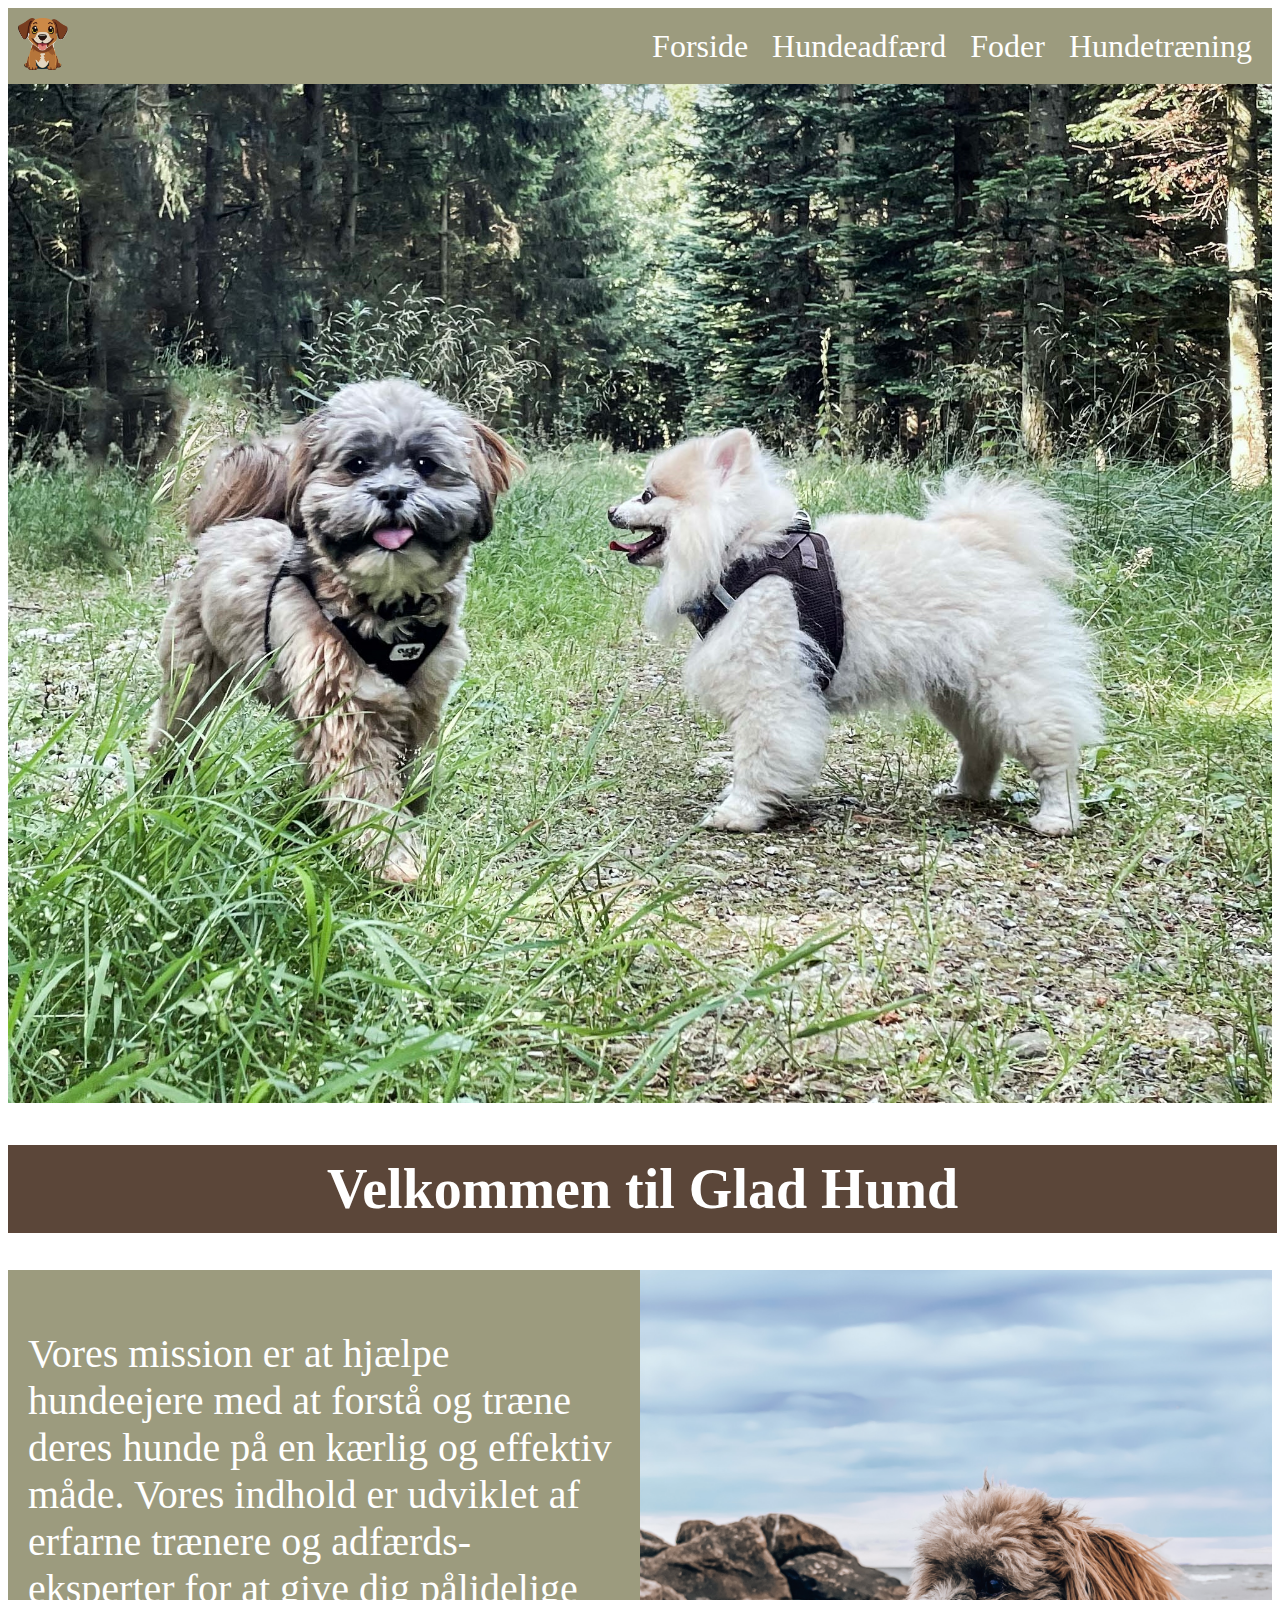
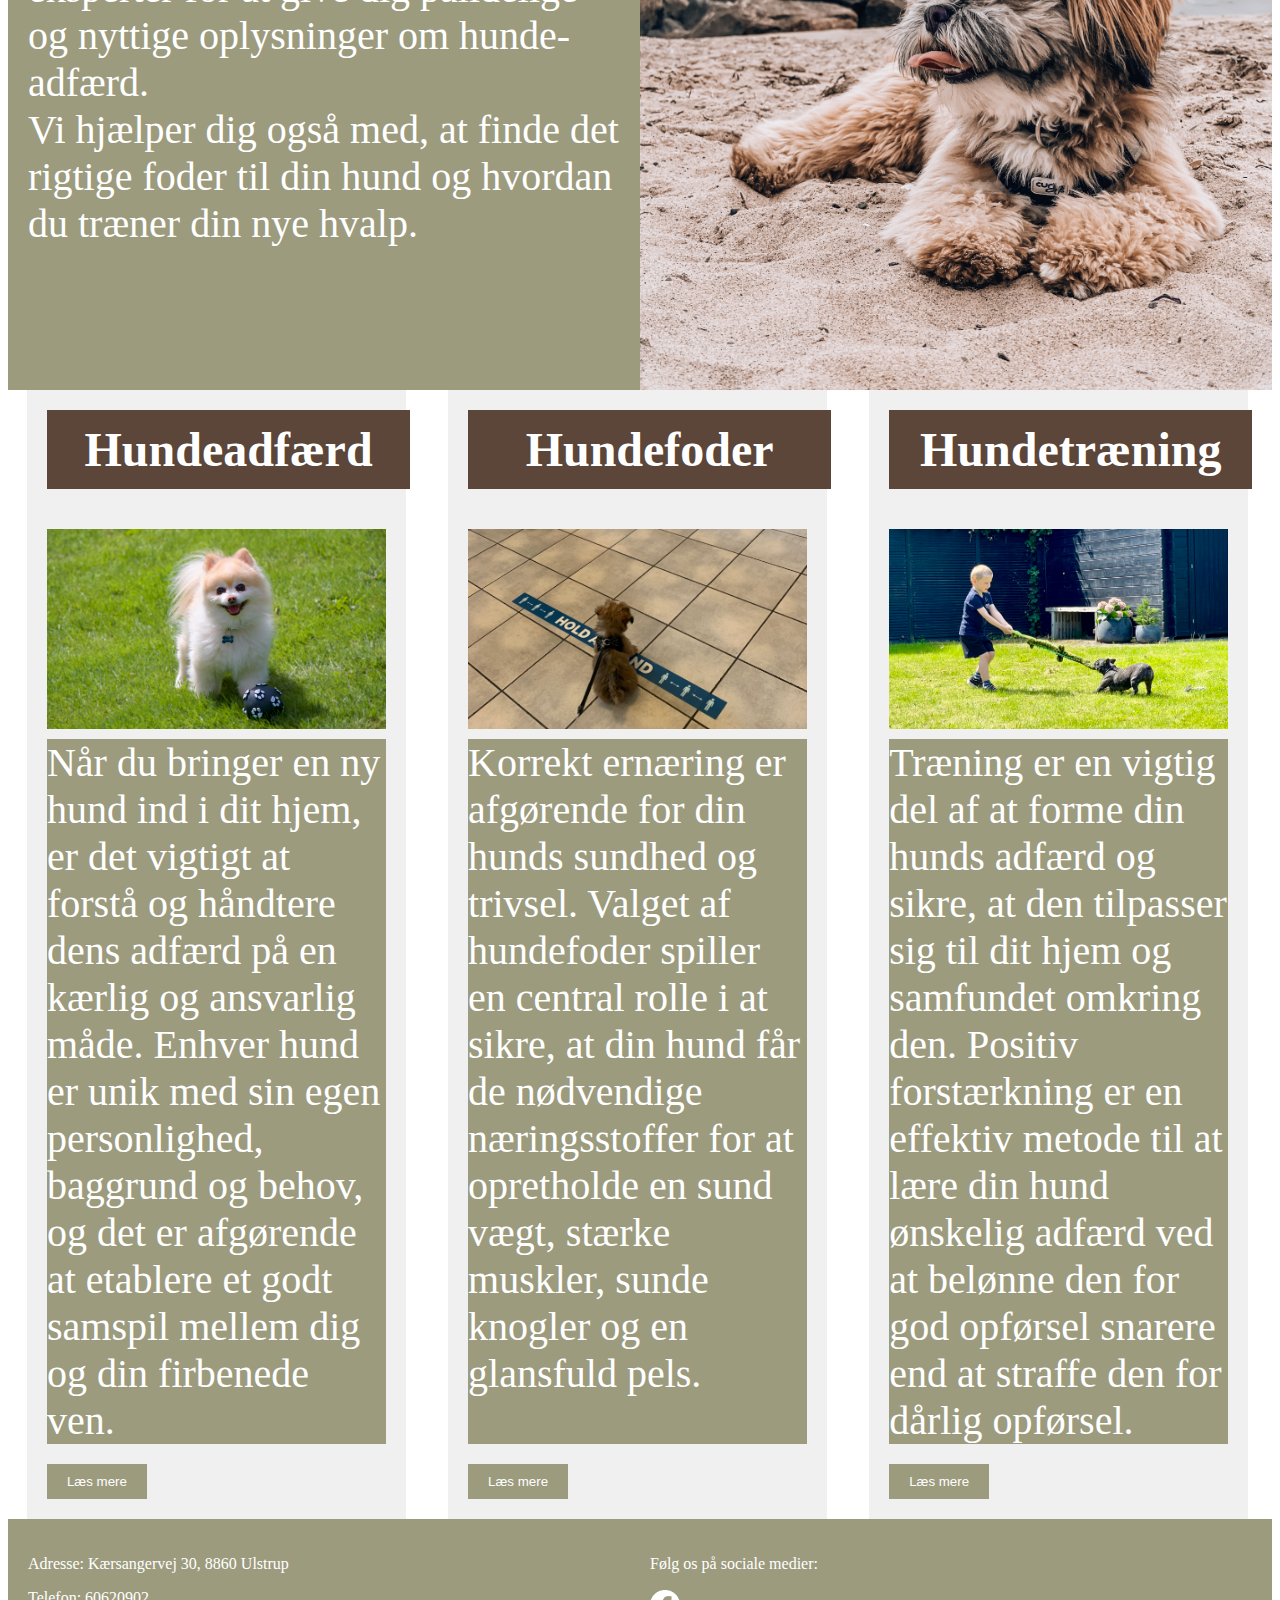
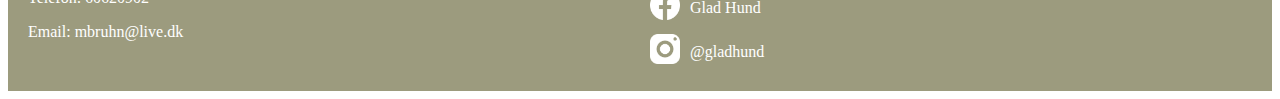
<file: index.html>
<!DOCTYPE html>
<html lang="da">
<head>
    <meta charset="UTF-8">
    <meta name="viewport" content="width=device-width, initial-scale=1.0">
    <title>Glad Hund</title>
    <link rel="stylesheet" href="stylesheet.css">
</head>
<body>

<!--Header og navigation-->
<header>
    <nav class="navbar">
        <div class="logo">
            <img src="img/gladhundlogo.png" alt="Logo">
        </div>
        <ul class="nav-links">
            <li><a href="index.html">Forside</a></li>
            <li><a href="hundeadfærd.html">Hundeadfærd</a></li>
            <li><a href="foder.html">Foder</a></li>
            <li><a href="hundetræning.html">Hundetræning</a></li>
        </ul>
    </nav>
</header>

<div class="img1">
    <img src="img/nogb.jpg" alt="2 sma hunde i en skov">
</div>


<h1>Velkommen til Glad Hund</h1>

<div class="container">
    <div class="green-box">
        <p>Vores mission er at hjælpe 
            hundeejere med at forstå og 
            træne deres hunde på en kærlig 
            og effektiv måde. Vores indhold er udviklet af 
            erfarne trænere og adfærds-
            eksperter for at give dig pålidelige og 
            nyttige oplysninger om hunde-
            adfærd. <br>Vi hjælper dig også med, at finde
            det rigtige foder til din hund
            og hvordan du træner din nye
            hvalp.</p>
    </div>
    <div class="nelliestrand">
        <img src="img/nelliestrand.jpg" alt="to sma hunde i en skov">
    </div>
</div>

<div class="box">
    <h2>Hundeadfærd</h2>
    <img src="img/bouckiegræs.jpg" alt="en lille hund på en græsplæne">
    <p>Når du bringer en ny hund ind i dit hjem, er det vigtigt at forstå og håndtere dens adfærd på en kærlig og ansvarlig måde. Enhver hund er unik med sin egen personlighed, baggrund og behov, og det er afgørende at etablere et godt samspil mellem dig og din firbenede ven.</p>
    <button>Læs mere</button>
</div>

<div class="box">
    <h2>Hundefoder</h2>
    <img src="img/nelliegulv.jpeg" alt="en lille hund på et gulv">
    <p>Korrekt ernæring er afgørende for din hunds sundhed og trivsel. Valget af hundefoder spiller en central rolle i at sikre, at din hund får de nødvendige næringsstoffer for at opretholde en sund vægt, stærke muskler, sunde knogler og en glansfuld pels.
    <br></br>
    </p>
    <button>Læs mere</button>
</div>

<div class="box">
    <h2>Hundetræning</h2>
    <img src="img/chili.jpeg" alt="barn og hund leger på græsplæne">
    <p>Træning er en vigtig del af at forme din hunds adfærd og sikre, at den tilpasser sig til dit hjem og samfundet omkring den. Positiv forstærkning er en effektiv metode til at lære din hund ønskelig adfærd ved at belønne den for god opførsel snarere end at straffe den for dårlig opførsel. </p>
    <button>Læs mere</button>
</div>

<footer class="footer">
    <div class="contact-info">
        <p>Adresse: Kærsangervej 30, 8860 Ulstrup</p>
        <p>Telefon: 60620902</p>
        <p>Email: mbruhn@live.dk</p>
    </div>
    <div class="social-media">
        <p>Følg os på sociale medier:</p>
        <div class="social-icon">
            <img src="img/face.png" alt="facebook icon">
            <p>Glad Hund</p>
        </div>
        <div class="social-icon">
            <img src="img/insta.png" alt="instagram icon">
            <p>@gladhund</p>
        </div>
    </div>
</footer>

</body>
</html>
</file>
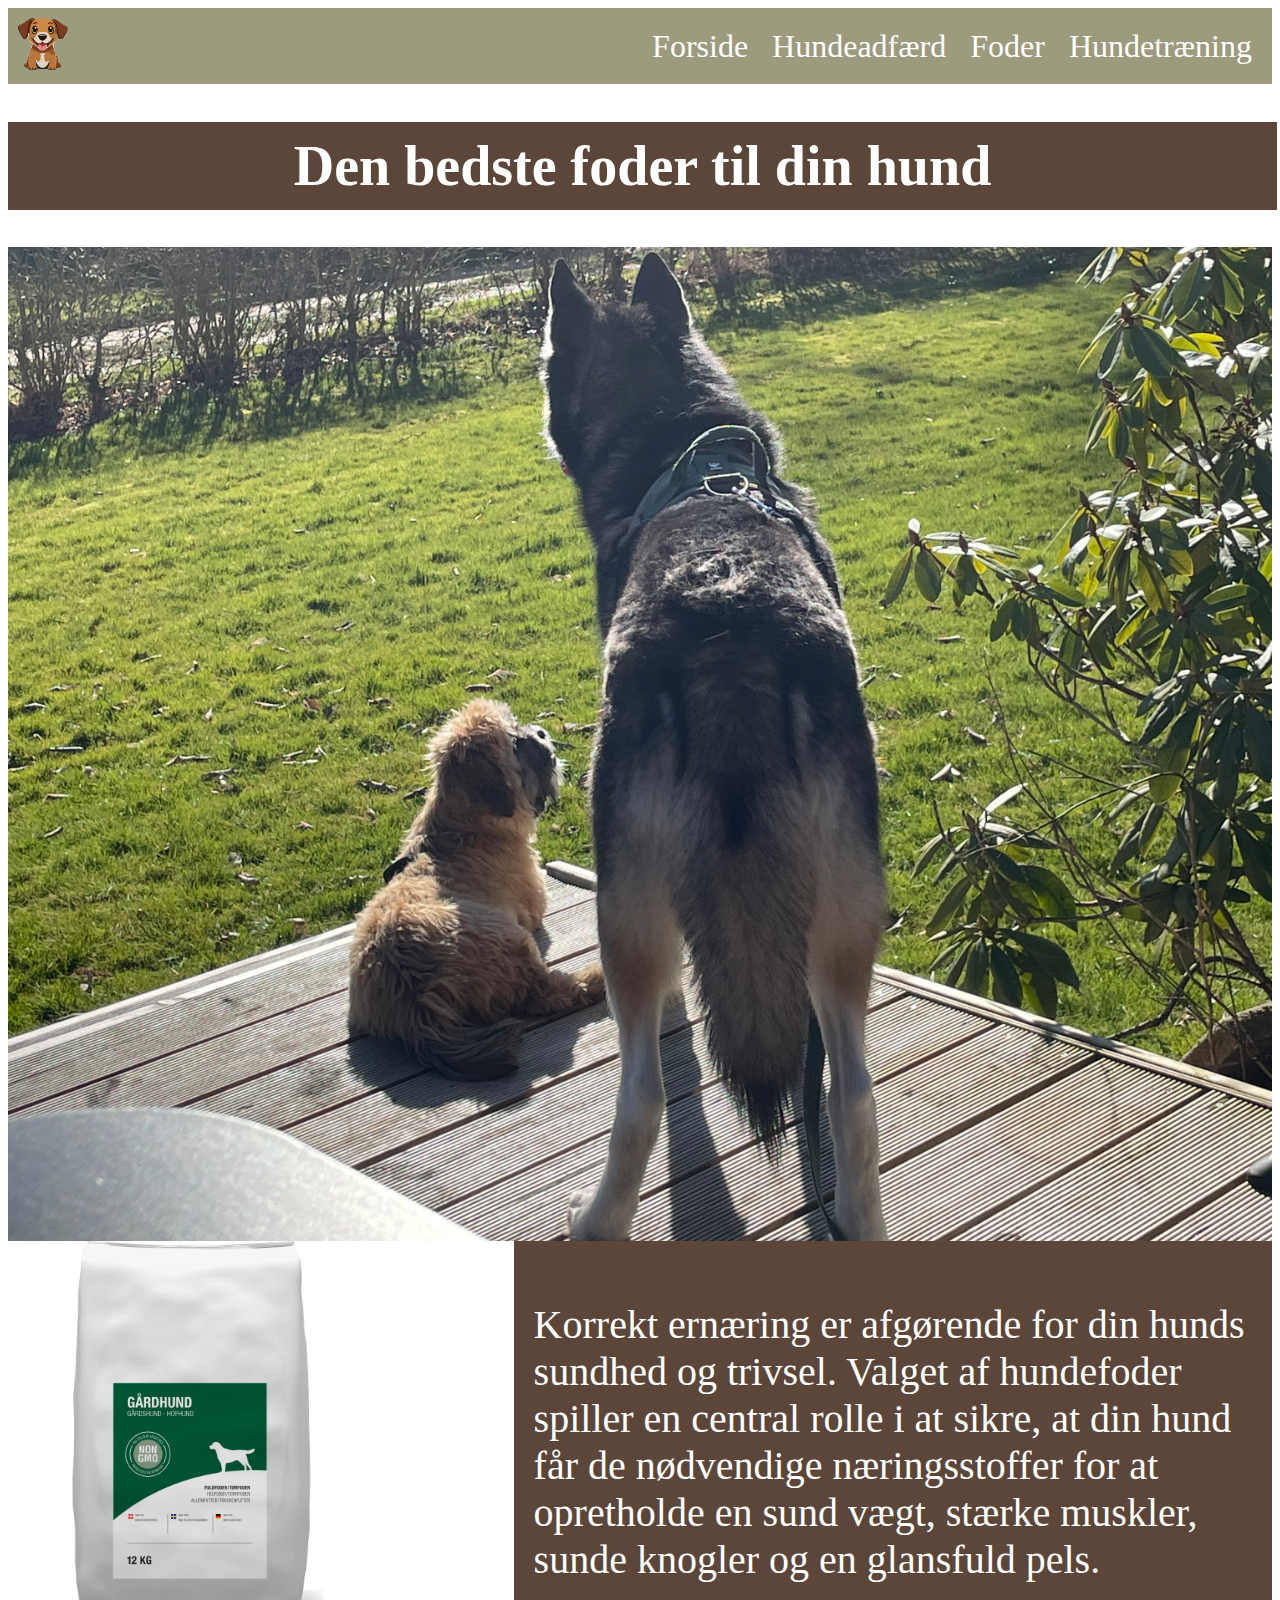
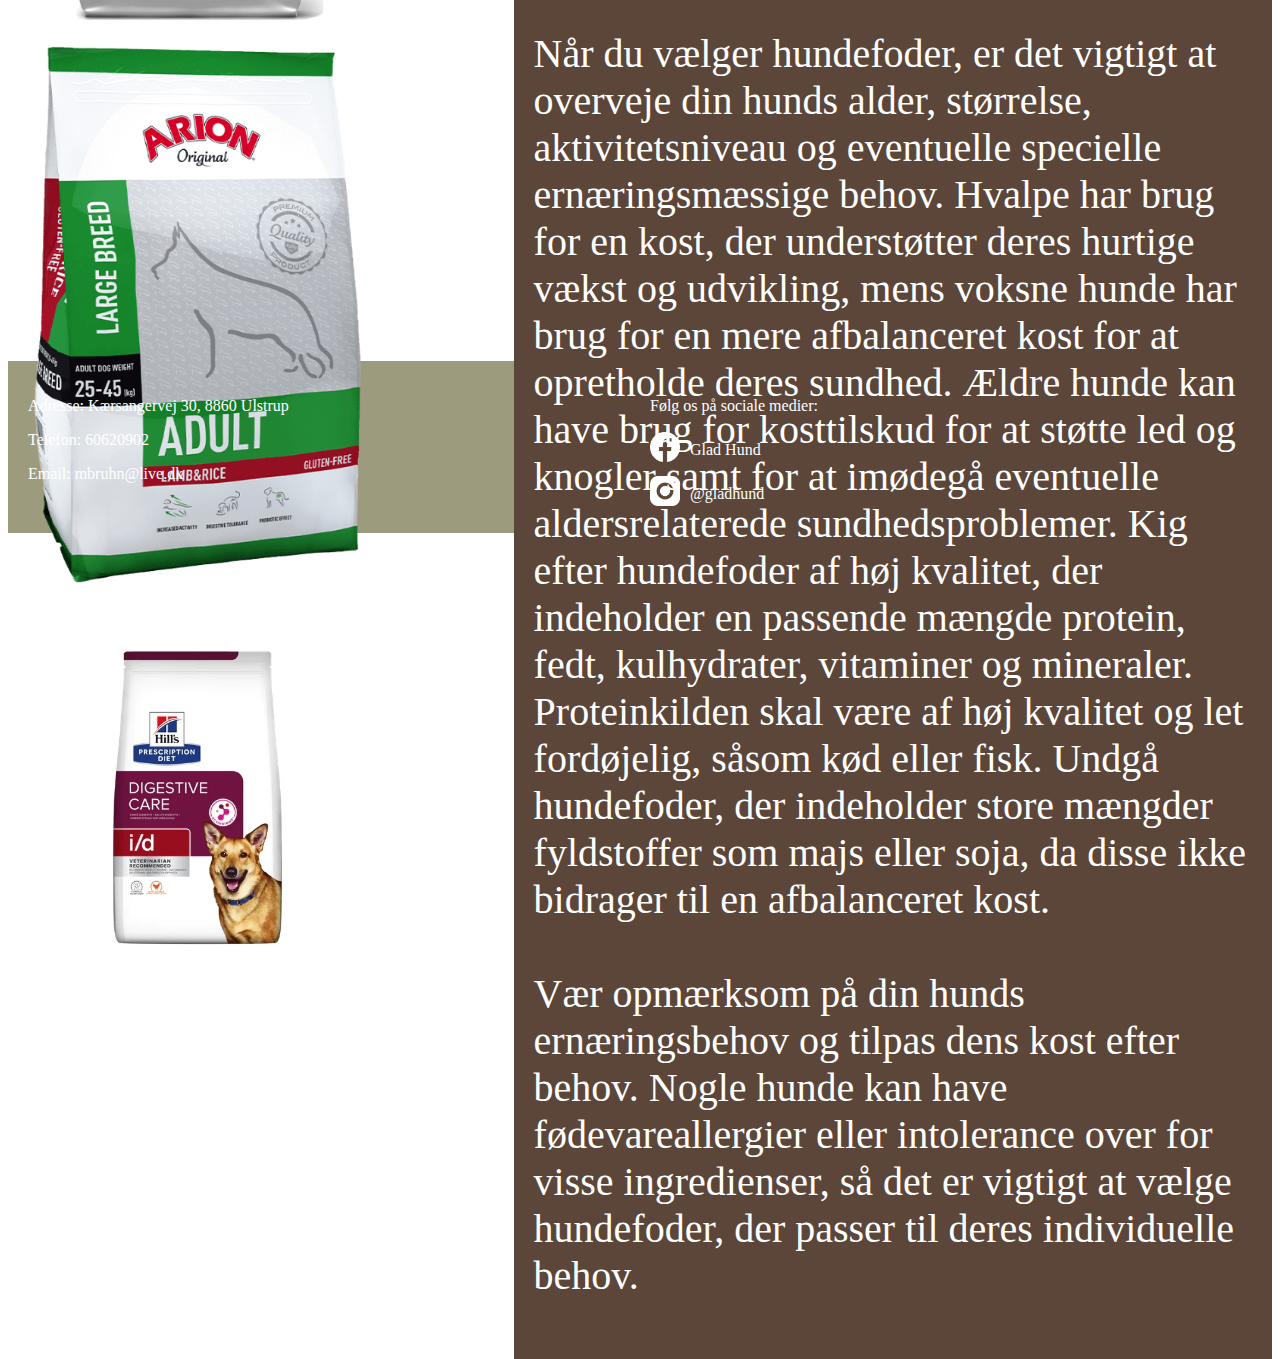
<file: foder.html>
<!DOCTYPE html>
<html lang="da">
<head>
    <meta charset="UTF-8">
    <meta name="viewport" content="width=device-width, initial-scale=1.0">
    <title>Glad Hund</title>
    <link rel="stylesheet" href="stylesheet.css">
</head>
<body>
<!--Header og navigation-->
<header>
    <nav class="navbar">
        <div class="logo">
            <img src="img/gladhundlogo.png" alt="Logo">
        </div>
        <ul class="nav-links">
            <li><a href="index.html">Forside</a></li>
            <li><a href="hundeadfærd.html">Hundeadfærd</a></li>
            <li><a href="foder.html">Foder</a></li>
            <li><a href="hundetræning.html">Hundetræning</a></li>
        </ul>
    </nav>
</header>

    <h1>Den bedste foder til din hund</h1>
    <div class="image-container2">
         <img src="img/nanoq.jpeg" alt="billede af en lille hund og en stor hund">
    </div>

    <div class="container">
        <div class="image-stack">
            <img src="img/1.png" alt="billede af hundefoder">
            <img src="img/2.png" alt="billede af hundefoder">
            <img src="img/3.png" alt="billede af hundefoder">
        </div>
        <div class="green-box2">
            <p>Korrekt ernæring er afgørende for din hunds sundhed og trivsel. Valget af hundefoder spiller en central rolle i at sikre, at din hund får de nødvendige næringsstoffer for at opretholde en sund vægt, stærke muskler, sunde knogler og en glansfuld pels.
                <br> <br> 
            Når du vælger hundefoder, er det vigtigt at overveje din hunds alder, størrelse, aktivitetsniveau og eventuelle specielle ernæringsmæssige behov. Hvalpe har brug for en kost, der understøtter deres hurtige vækst og udvikling, mens voksne hunde har brug for en mere afbalanceret kost for at opretholde deres sundhed. Ældre hunde kan have brug for kosttilskud for at støtte led og knogler samt for at imødegå eventuelle aldersrelaterede sundhedsproblemer.
            Kig efter hundefoder af høj kvalitet, der indeholder en passende mængde protein, fedt, kulhydrater, vitaminer og mineraler. Proteinkilden skal være af høj kvalitet og let fordøjelig, såsom kød eller fisk. Undgå hundefoder, der indeholder store mængder fyldstoffer som majs eller soja, da disse ikke bidrager til en afbalanceret kost.
            <br> <br>   
            Vær opmærksom på din hunds ernæringsbehov og tilpas dens kost efter behov. Nogle hunde kan have fødevareallergier eller intolerance over for visse ingredienser, så det er vigtigt at vælge hundefoder, der passer til deres individuelle behov.</p>
        </div>
    </div>

    <footer class="footer">
        <div class="contact-info">
            <p>Adresse: Kærsangervej 30, 8860 Ulstrup</p>
            <p>Telefon: 60620902</p>
            <p>Email: mbruhn@live.dk</p>
        </div>
        <div class="social-media">
            <p>Følg os på sociale medier:</p>
            <div class="social-icon">
                <img src="img/face.png" alt="facebook icon">
                <p>Glad Hund</p>
            </div>
            <div class="social-icon">
                <img src="img/insta.png" alt="instagram icon">
                <p>@gladhund</p>
            </div>
        </div>
    </footer>
</body>
</html>
</file>
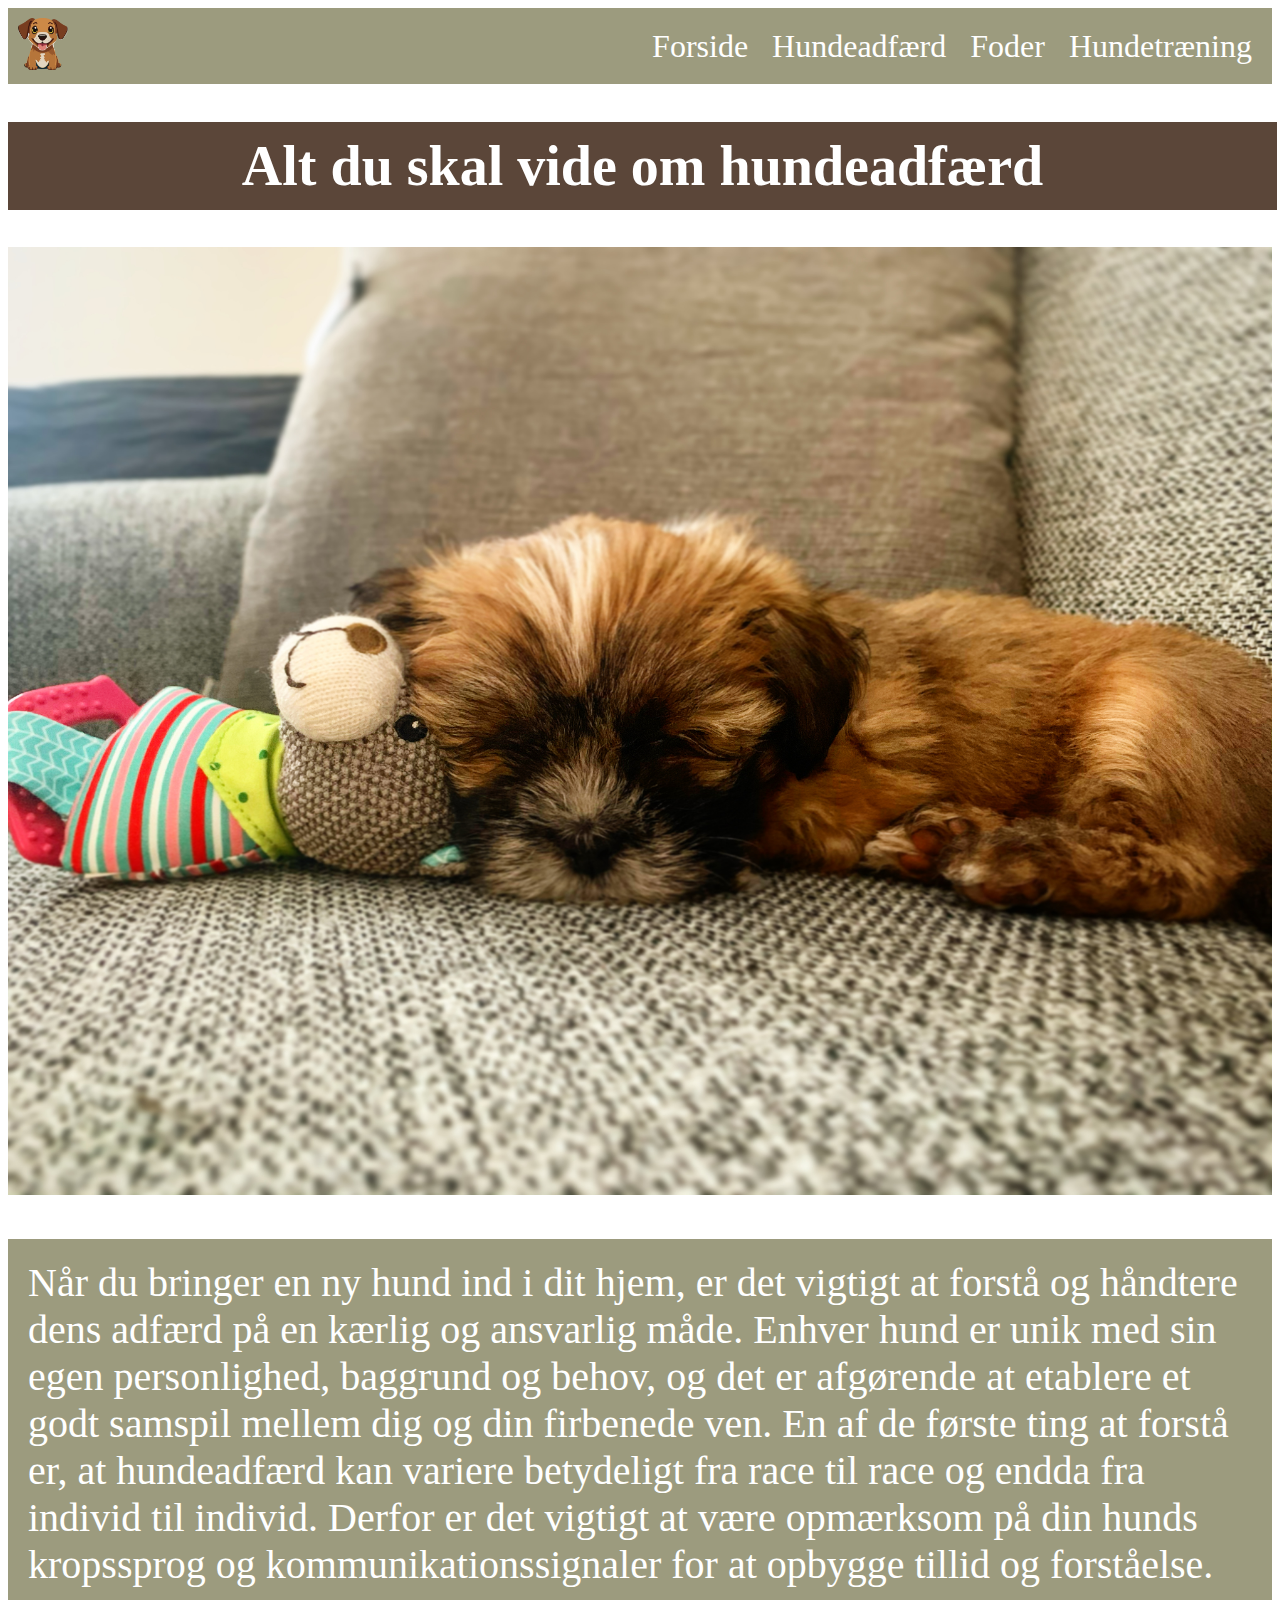
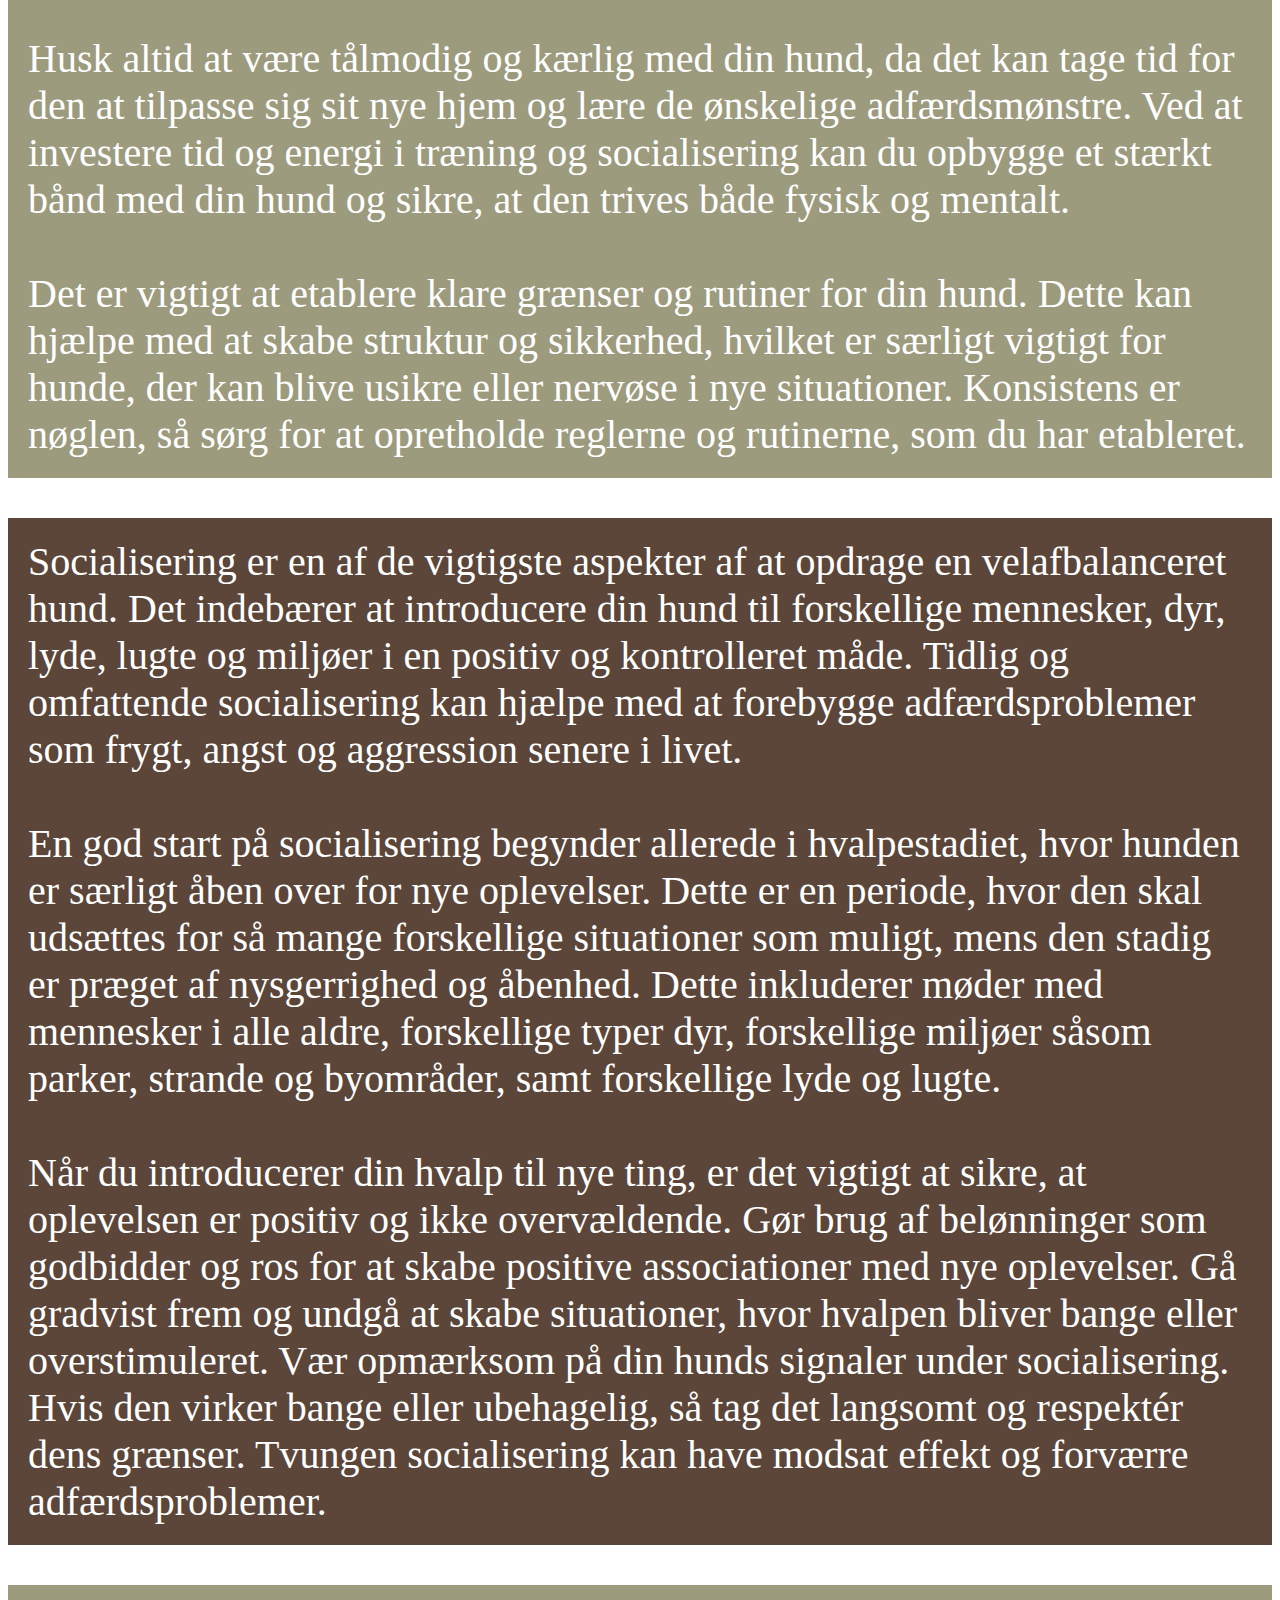
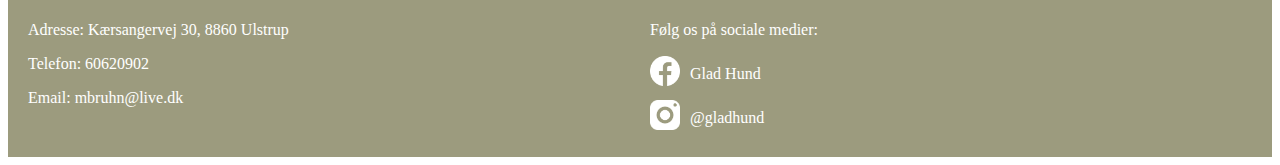
<file: hundeadfærd.html>
<!DOCTYPE html>
<html lang="da">
<head>
    <meta charset="UTF-8">
    <meta name="viewport" content="width=device-width, initial-scale=1.0">
    <title>Hundeadfærd</title>
    <link rel="stylesheet" href="stylesheet.css">
</head>
<body>
<!--Header og navigation-->
<header>
    <nav class="navbar">
        <div class="logo">
            <img src="img/gladhundlogo.png" alt="Logo">
        </div>
        <ul class="nav-links">
            <li><a href="index.html">Forside</a></li>
            <li><a href="hundeadfærd.html">Hundeadfærd</a></li>
            <li><a href="foder.html">Foder</a></li>
            <li><a href="hundetræning.html">Hundetræning</a></li>
        </ul>
    </nav>
</header>

    <h1>Alt du skal vide om hundeadfærd</h1>

    <div class="image-container1">
        <img src="img/nelliesofa.jpg" alt="billede af en hundehvalp med legetøj på en sofa">
    </div>

    <div class="green-box1">
        <p>Når du bringer en ny hund ind i dit hjem, er det vigtigt at forstå og håndtere dens adfærd på en kærlig og ansvarlig måde. Enhver hund er unik med sin egen personlighed, baggrund og behov, og det er afgørende at etablere et godt samspil mellem dig og din firbenede ven.
        En af de første ting at forstå er, at hundeadfærd kan variere betydeligt fra race til race og endda fra individ til individ. Derfor er det vigtigt at være opmærksom på din hunds kropssprog og kommunikationssignaler for at opbygge tillid og forståelse.
        <br> <br>
        Husk altid at være tålmodig og kærlig med din hund, da det kan tage tid for den at tilpasse sig sit nye hjem og lære de ønskelige adfærdsmønstre. Ved at investere tid og energi i træning og socialisering kan du opbygge et stærkt bånd med din hund og sikre, at den trives både fysisk og mentalt.
        <br> <br>
        Det er vigtigt at etablere klare grænser og rutiner for din hund. Dette kan hjælpe med at skabe struktur og sikkerhed, hvilket er særligt vigtigt for hunde, der kan blive usikre eller nervøse i nye situationer. Konsistens er nøglen, så sørg for at opretholde reglerne og rutinerne, som du har etableret.</p>
    </div>
    
    <div class="brown-box1">
    <p>Socialisering er en af de vigtigste aspekter af at opdrage en velafbalanceret hund. Det indebærer at introducere din hund til forskellige mennesker, dyr, lyde, lugte og miljøer i en positiv og kontrolleret måde. 
     Tidlig og omfattende socialisering kan hjælpe med at forebygge adfærdsproblemer som frygt, angst og aggression senere i livet.
     <br> <br>  
    En god start på socialisering begynder allerede i hvalpestadiet, hvor hunden er særligt åben over for nye oplevelser. Dette er en periode, hvor den skal udsættes for så mange forskellige situationer som muligt, mens den stadig er præget af nysgerrighed og åbenhed. Dette inkluderer møder med mennesker i alle aldre, forskellige typer dyr, forskellige miljøer såsom parker, strande og byområder, samt forskellige lyde og lugte.
    <br> <br>  
    Når du introducerer din hvalp til nye ting, er det vigtigt at sikre, at oplevelsen er positiv og ikke overvældende. Gør brug af belønninger som godbidder og ros for at skabe positive associationer med nye oplevelser. Gå gradvist frem og undgå at skabe situationer, hvor hvalpen bliver bange eller overstimuleret.
    Vær opmærksom på din hunds signaler under socialisering. Hvis den virker bange eller ubehagelig, så tag det langsomt og respektér dens grænser. Tvungen socialisering kan have modsat effekt og forværre adfærdsproblemer.</p>
</div>

    <footer class="footer">
        <div class="contact-info">
            <p>Adresse: Kærsangervej 30, 8860 Ulstrup</p>
            <p>Telefon: 60620902</p>
            <p>Email: mbruhn@live.dk</p>
        </div>
        <div class="social-media">
            <p>Følg os på sociale medier:</p>
            <div class="social-icon">
                <img src="img/face.png" alt="facebook icon">
                <p>Glad Hund</p>
            </div>
            <div class="social-icon">
                <img src="img/insta.png" alt="instagram icon">
                <p>@gladhund</p>
            </div>
        </div>
    </footer>
</body>
</html>
</file>
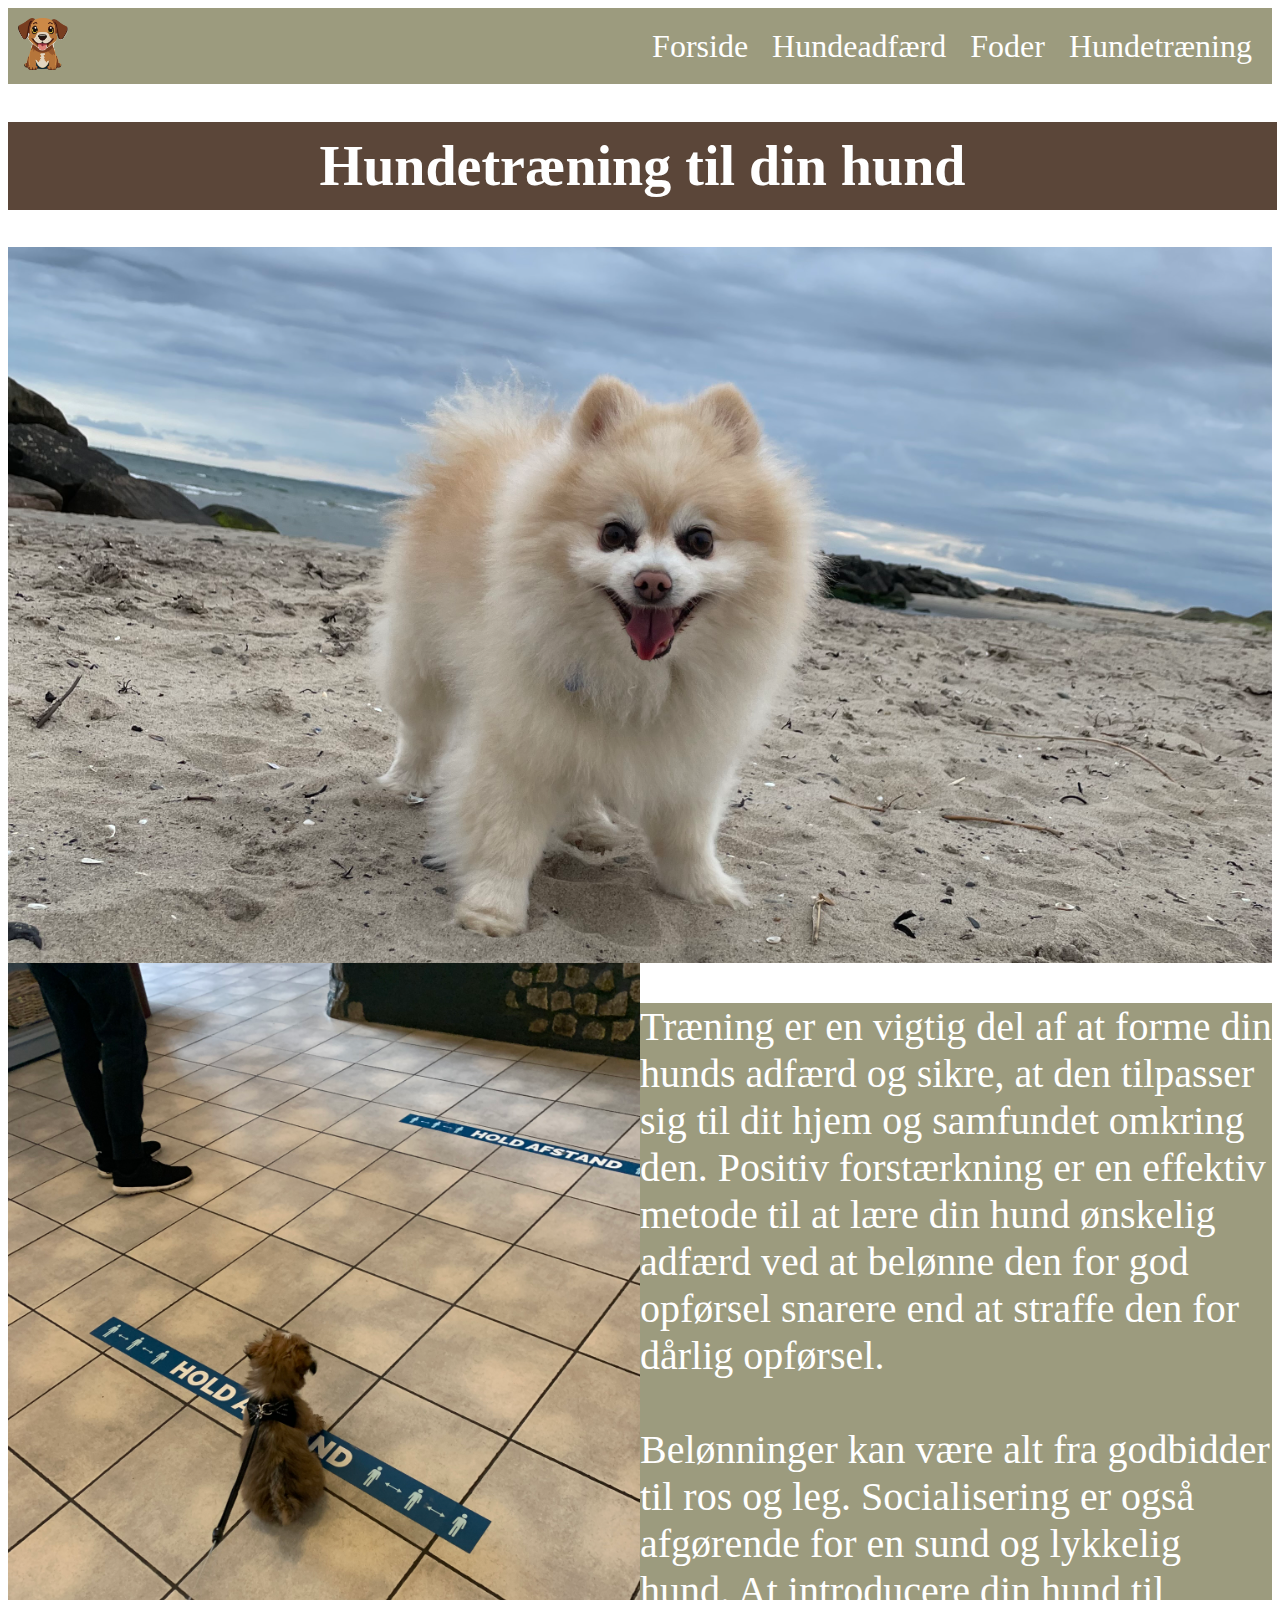
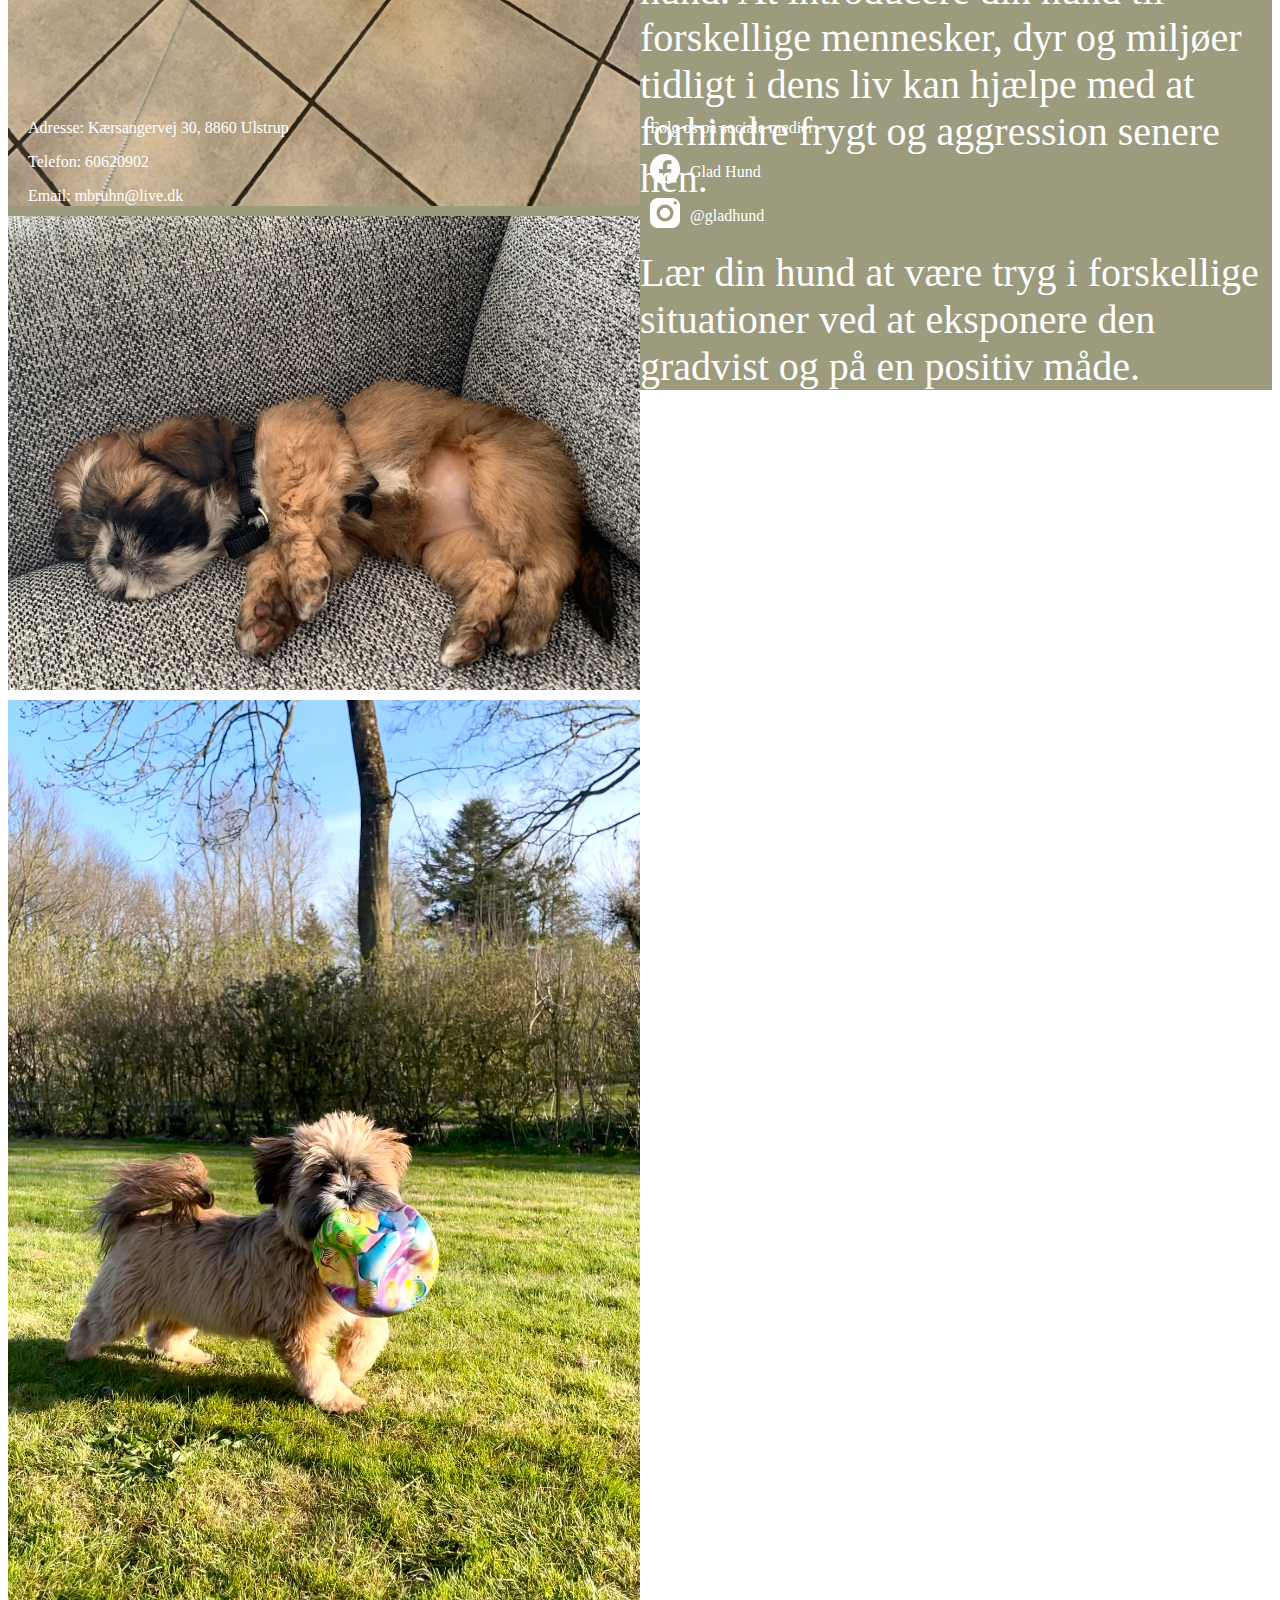
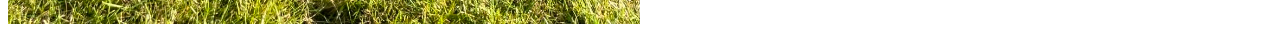
<file: hundetræning.html>
<!DOCTYPE html>
<html lang="da">
<head>
    <meta charset="UTF-8">
    <meta name="viewport" content="width=device-width, initial-scale=1.0">
    <title>Glad Hund</title>
    <link rel="stylesheet" href="stylesheet.css">
</head>
<body>

<!--Header og navigation-->
<header>
    <nav class="navbar">
        <div class="logo">
            <img src="img/gladhundlogo.png" alt="Logo">
        </div>
        <ul class="nav-links">
            <li><a href="index.html">Forside</a></li>
            <li><a href="hundeadfærd.html">Hundeadfærd</a></li>
            <li><a href="foder.html">Foder</a></li>
            <li><a href="hundetræning.html">Hundetræning</a></li>
        </ul>
    </nav>
</header>

    <h1>Hundetræning til din hund</h1>

    <div class="image-container4">
        <img src="img/bouckiestrand.jpeg" alt="billede af en en lille hund på en strand">
    </div>

    <div class="container">
        <div class="image-container6">
            <img src="img/nelliegulv.jpeg" alt="billede af hund som sidder på et gulv">
            <img src="img/nelliesofa1.jpeg" alt="billede af hundehvalp på en sofa">
            <img src="img/nelliebold.jpeg" alt="billede af hundehvalp med en bold på en græsplæne">
        </div>
        <div class="text-container6">
            <div class="green-box6">
                <p>Træning er en vigtig del af at forme din hunds adfærd og sikre, at den tilpasser sig til dit hjem og samfundet omkring den. Positiv forstærkning er en effektiv metode til at lære din hund ønskelig adfærd ved at belønne den for god opførsel snarere end at straffe den for dårlig opførsel. 
                <br> <br>
                Belønninger kan være alt fra godbidder til ros og leg.
                Socialisering er også afgørende for en sund og lykkelig hund. At introducere din hund til forskellige mennesker, dyr og miljøer tidligt i dens liv kan hjælpe med at forhindre frygt og aggression senere hen. 
                <br> <br>  
                Lær din hund at være tryg i forskellige situationer ved at eksponere den gradvist og på en positiv måde.</p>
            </div>
        </div>
    </div>
    

    <footer class="footer">
        <div class="contact-info">
            <p>Adresse: Kærsangervej 30, 8860 Ulstrup</p>
            <p>Telefon: 60620902</p>
            <p>Email: mbruhn@live.dk</p>
        </div>
        <div class="social-media">
            <p>Følg os på sociale medier:</p>
            <div class="social-icon">
                <img src="img/face.png" alt="facebook icon">
                <p>Glad Hund</p>
            </div>
            <div class="social-icon">
                <img src="img/insta.png" alt="instagram icon">
                <p>@gladhund</p>
            </div>
        </div>
    </footer>
</body>
</html>
</file>
<file: stylesheet.css>
/*Header*/
header {
  background-color: #9C9B7E;
  padding: 10px;
}
header .navbar {
  display: flex;
  justify-content: space-between;
  align-items: center;
}
header .navbar .logo img {
  width: 50px;
}
header .navbar .nav-links {
  list-style-type: none;
  margin: 0;
  padding: 0;
}
header .navbar .nav-links li {
  display: inline;
}
header .navbar .nav-links li a {
  color: white;
  text-decoration: none;
  padding: 10px;
  font-size: 2em;
}
header .navbar .nav-links li a:hover {
  background-color: #9C9B7E;
}

h1 {
  border: 2px solid #5B4639; /* opret en kasse omkring h1-elementet */
  background-color: #5B4639; /* baggrundsfarve brun */
  color: white; /* tekstfarve hvid */
  padding: 10px; /* tilfÃ¸j lidt polstring for at skabe plads inden for kassen */
  font-size: 3.5em; /* gÃ¸r fontstÃ¸rrelsen lidt stÃ¸rre */
  display: inline-block; /* gÃ¸r h1-elementet til et inline-block-element for at kunne centrere det */
  width: 98.5%;
  align-items: center;
  text-align: center;
}

/*Forside*/
.img1 img {
  width: 100%;
  /* Add any other styling for the image */
}

p {
  font-size: 2.5em;
  color: white;
}
.container {
  display: flex;
  justify-content: space-between;
  width: 100%; /* Ensure the container spans the full width */
  height: 80vh; /* Set the container height to 50% of the viewport height */
}

.green-box {
  background-color:#9C9B7E;
  padding: 20px;
  width: 50%; /* Set the width of the green box to 50% */
  height: 100%; /* Make the green box fill the entire height of the container */
  box-sizing: border-box; /* Include padding and border in the total height */
}

.nelliestrand {
  width: 50%; /* Set the width of the image container to 50% */
  height: 100%; /* Make the image container fill the entire height of the container */
  box-sizing: border-box; /* Include padding and border in the total height */
}

.nelliestrand img {
  width: 100%;
  height: 100%;
  object-fit: cover; /* Maintain aspect ratio and cover the entire container */
  display: block;
}
.container {
  display: flex;
  flex-wrap: wrap;
}

.container {
  display: flex;
  flex-wrap: wrap;
}

/*Cards*/
.box {
  width: 30%;
  margin: 0 1.5%;
  display: inline-block;
  vertical-align: top;
  background-color: #f0f0f0;
  padding: 20px;
  box-sizing: border-box;
}

.box h2 {
  margin-top: 0;
}

.box img {
  width: 100%;
  height: 200px; /* Set a fixed height for all images */
  object-fit: cover; /* Maintain aspect ratio and cover the entire container */
  display: block;
}

.box p {
  margin-top: 10px;
  margin-bottom: 20px;
  color: white;
  background-color: #9C9B7E;
}

.box button {
  background-color: #9C9B7E;
  color: white;
  border: none;
  padding: 10px 20px;
  cursor: pointer;
}

.box button:hover {
  background-color: #9C9B7E;
}

h2 {
  border: 2px solid #5B4639; /* opret en kasse omkring h1-elementet */
  background-color: #5B4639; /* baggrundsfarve brun */
  color: white; /* tekstfarve hvid */
  padding: 10px; /* tilfÃ¸j lidt polstring for at skabe plads inden for kassen */
  font-size: 3em; /* gÃ¸r fontstÃ¸rrelsen lidt stÃ¸rre */
  display: inline-block; /* gÃ¸r h1-elementet til et inline-block-element for at kunne centrere det */
  width: 100%;
  align-items: center;
  text-align: center;
}

/*Hundeadfærd*/
.image-container1 {
  width: 100%;
}

.image-container1 img {
  width: 100%;
  height: auto; /* Ensure the aspect ratio is maintained */
}

.green-box1 {
  background-color: #9C9B7E;
  width: 100%;
}

.green-box1 p {
  width: 100%;
  padding: 20px;
  box-sizing: border-box;
  color: white;
}

.brown-box1 {
  background-color: #5B4639;
  width: 100%;
}

.brown-box1 p {
  width: 100%;
  padding: 20px;
  box-sizing: border-box;
  color: white;
}

/*Foder*/
.image-container2 {
  width: 100%;
  background-color: none;
  padding: 0px;
  box-sizing: border-box;
  overflow: hidden; /* Crop the content that overflows the container */
  height: 50%; /* Set the height to display only the bottom half of the image */
}

.image-container2 img {
  width: 100%;
  height: auto;
  margin-top: -40%; /* Move the top half of the image outside the container */
  margin-bottom: -15%;
}

  .container {
    display: flex;
}

.image-stack {
    width: 30%; /* Set width of the image stack */
    height: auto;
}

.image-stack img {
    width: 100%;
    display: block;
    margin-bottom: 10px; /* Add some spacing between images */
}

.green-box2 {
    width: 60%; /* Set width of the green box */
    background-color: #5B4639;
    padding: 20px;
    box-sizing: border-box;
    height: fit-content;
}

.green-box2 p {
    color: white;
}

/*Hundetræning*/
.image-container4 {
  width: 100%;
  overflow: hidden;
  padding-top: 1.5%; /* Maintain original padding */
  padding-bottom: 1.5%; /* Maintain original padding */
}

.image-container4 img {
  width: 100%;
  margin-top: -40%;
  margin-bottom: -40%;
}

.container {
  display: flex;
  flex-wrap: wrap; /* Allow items to wrap to the next line */
}

.image-container6 {
  width: 50%; /* Each image takes up one-third of the page width */
}

.image-container6 img {
  width: 100%;
  display: block;
  margin-bottom: 10px; /* Adjust spacing between images */
}

.text-container6 {
  width: 50%; /* Text container takes up two-thirds of the page width */
}

.green-box6 {
  background-color: #9C9B7E;
  padding: 0px;
  box-sizing: border-box;
  color: white;
}

@media (max-width: 768px) {
  .image-container6,
  .text-container6 {
      width: 100%; /* At smaller screen sizes, make both containers full width */
  }
}


/*Footer*/
.footer {
  display: flex;
  justify-content: space-between;
  align-items: flex-start;
  background-color: #9C9B7E;
  color: white;
  padding: 20px;
}

.contact-info {
  flex: 1;
  margin-right: 20px; /* Adjust as needed */
  font-size: 1em;
}

.contact-info p {
  font-size: 1em;
}
.social-media {
  flex: 1;
}

.social-media p {
  margin-bottom: 10px;
  font-size: 1em;
}

.social-icon {
  display: flex;
  align-items: center;
}

.social-icon img {
  width: 30px;
  height: 30px;
  margin-right: 10px;
}
</file>
